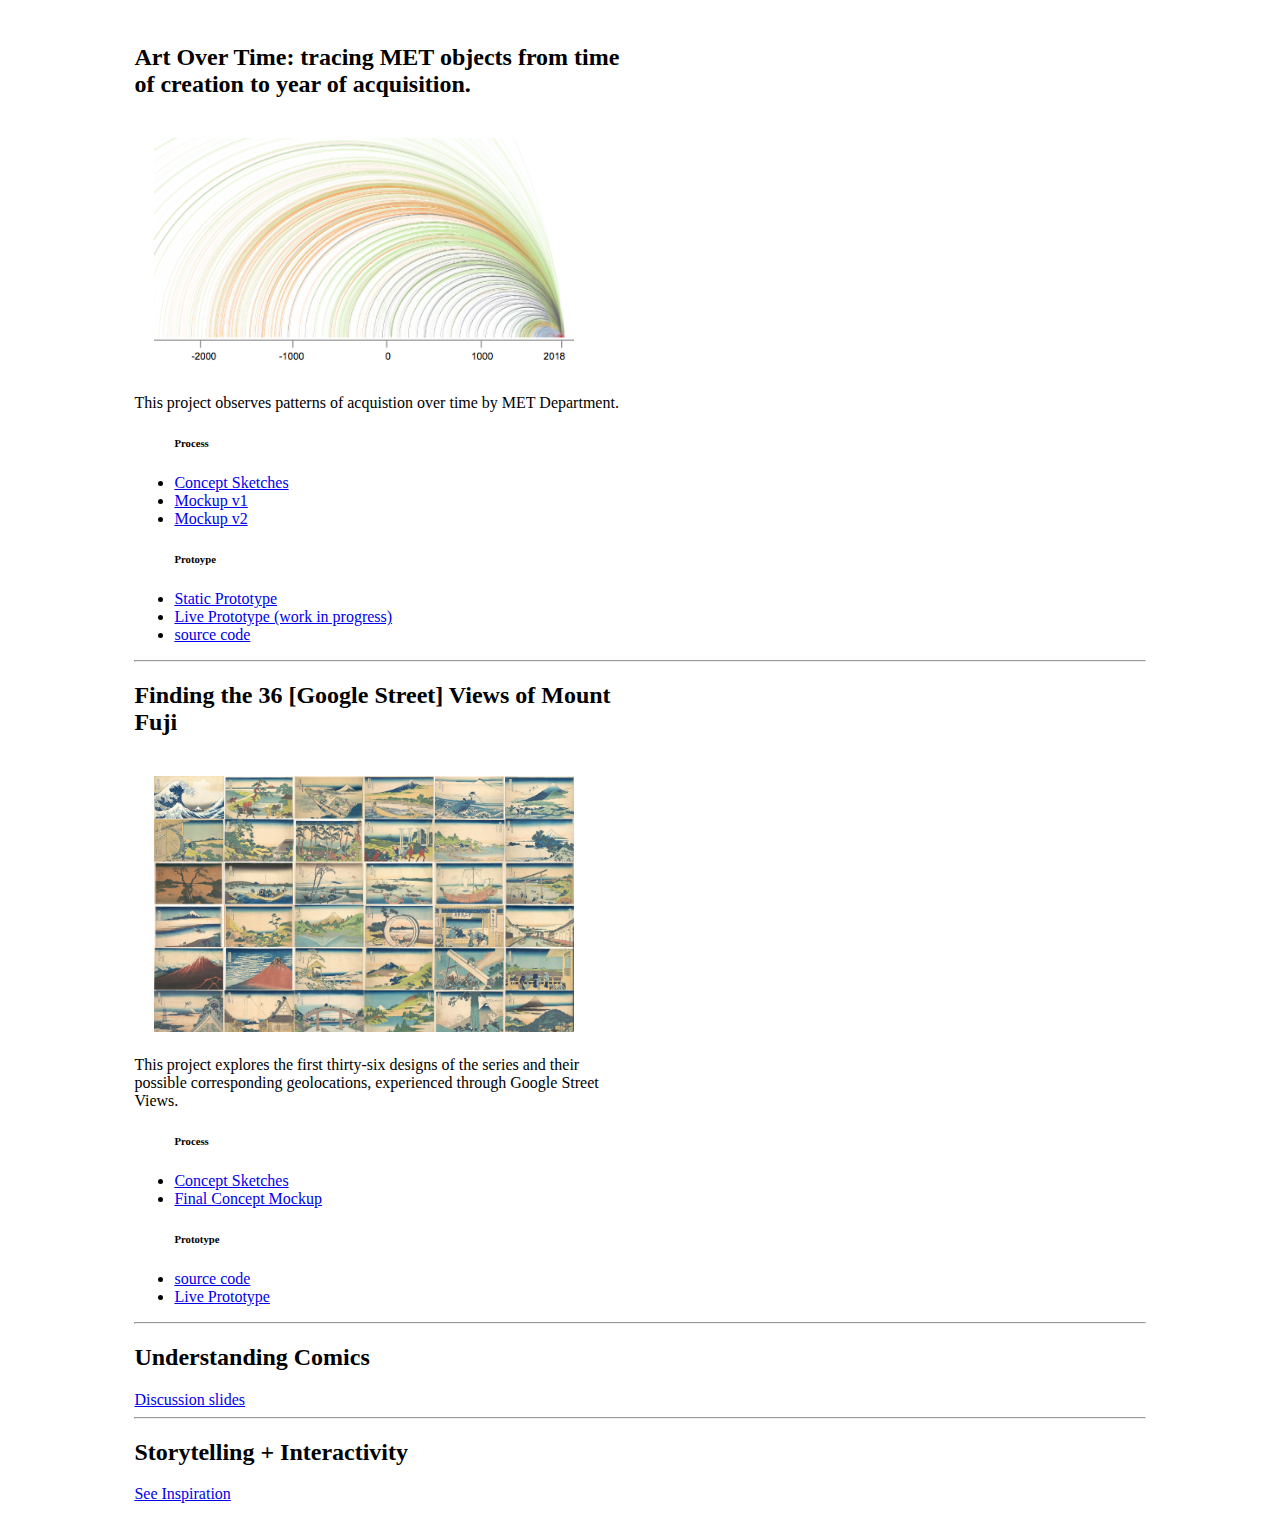
<file: index.html>
<!DOCTYPE html>
<html>
 <head>
    <meta name="viewport" width=device-width, initial-scale=1.0, maximum-scale=1.0, user-scalable=0>
    <link rel="stylesheet" href="https://fonts.googleapis.com/icon?family=Material+Icons">
		<link rel="stylesheet" href="https://code.getmdl.io/1.3.0/material.blue_grey-blue.min.css" />
		<script defer src="https://code.getmdl.io/1.3.0/material.min.js"></script>
		<title>DV5200: cmccaffrey</title>
    <style> 
	    .container {
	    	width: 80%;
	    	margin-right: auto;
	    	margin-left: auto;
	    	padding: 1rem;
	    }
	    .mdl-card__media {
	    	background-color: transparent;
	    }
	    .mdl-card {
	    	width: 500px;
	    }
 		</style>
<body>
	<div class="container">
		<div class="mdl-card">
		  <div class="mdl-card__title">
		    <h2 class="mdl-card__title-text">Art Over Time: tracing MET objects from time of creation to year of acquisition.</h2>
		  </div>
		  <div class="mdl-card__media">
		    <img src="images/project_1.png" width="420" height="auto" border="0" alt="" style="padding:20px;">
		  </div>
		  <div class="mdl-card__supporting-text">
		    This project observes patterns of acquistion over time by MET Department.
		    <ul class='mdl-list'>
		    <h6>Process</h6>
				<li><a href="https://colmccaffrey.github.io/DV5200/project_1/sketches/sketches.pdf" target="_blank">Concept Sketches</a></li>
				<li><a href="https://colmccaffrey.github.io/DV5200/project_1/project_1_mockup.pdf" target="_blank">Mockup v1</a></li>
				<li><a href="https://colmccaffrey.github.io/DV5200/project_1/met-quant-v2.pdf" target="_blank">Mockup v2</a></li>
		    <h6>Protoype</h6>
				<li><a href="https://docs.google.com/presentation/d/1HT89C20icwIsyQ1P0emzybms1OLznjQnzXziGOKhknI/edit?usp=sharing" target="_blank">Static Prototype</a></li>
				<li><a href="https://colmccaffrey.github.io/DV5200/project_1/met-quant/src/index.html" target="_blank">Live Prototype (work in progress)</a> </li>
				<li><a href="https://github.com/colmccaffrey/DV5200/tree/master/project_1/met-quant" target="_blank">source code</a></li>
			</ul>
		  </div>
		</div>
		<hr>
		<div class="mdl-card">
		  <div class="mdl-card__title">
		    <h2 class="mdl-card__title-text">Finding the 36 [Google Street] Views of Mount Fuji</h2>
		  </div>
		  <div class="mdl-card__media">
		    <img src="images/project_2.png" width="420" height="auto" border="0" alt="" style="padding:20px;">
		  </div>
		  <div class="mdl-card__supporting-text">
		    This project explores the first thirty-six designs of the series and their possible corresponding geolocations, experienced through Google Street Views.
		    <ul class='mdl-list'>
			    <h6>Process</h6>
			    <li><a href="https://colmccaffrey.github.io/DV5200/project_2/project_2_sketches.pdf" target="_blank">Concept Sketches</a></li>
					<li><a href="https://colmccaffrey.github.io/DV5200/project_2/process/project-2-final-concept.pdf" target="_blank">Final Concept Mockup</a></li>
					<h6>Prototype</h6>
					<li><a href="https://colmccaffrey.github.io/DV5200/project_2/src/" target="_blank">source code</a></li>
					<li><a href="https://colmccaffrey.github.io/DV5200/project_2/src/index.html" target="_blank">Live Prototype</a></li>
				</ul>
		  </div>
		</div>
		<hr>
		<div class="mdl-card">
			  <div class="mdl-card__title">
			    <h2 class="mdl-card__title-text">Understanding Comics</h2>
			  </div>
			  <div class="mdl-card__supporting-text">
			  <a href="https://docs.google.com/presentation/d/10QfhKpJ1Zsr071LGdhn8gA5P1qWXEGcThfUTdyZX3XM/edit?usp=sharing" target="_blank">Discussion slides</a>
			</div>
		</div>
		<hr>
		<div class="mdl-card">
			  <div class="mdl-card__title">
			    <h2 class="mdl-card__title-text">Storytelling + Interactivity</h2>
			  </div>
			  <div class="mdl-card__supporting-text">
			  <a href="https://docs.google.com/document/d/1muVzu2UZYFQztuV743dhz4veAiXDPmlanpkY2g99rJI/edit?usp=sharing" target="_blank">See Inspiration</a>
			</div>
		</div>
	</div>
</body>
</html>
</file>
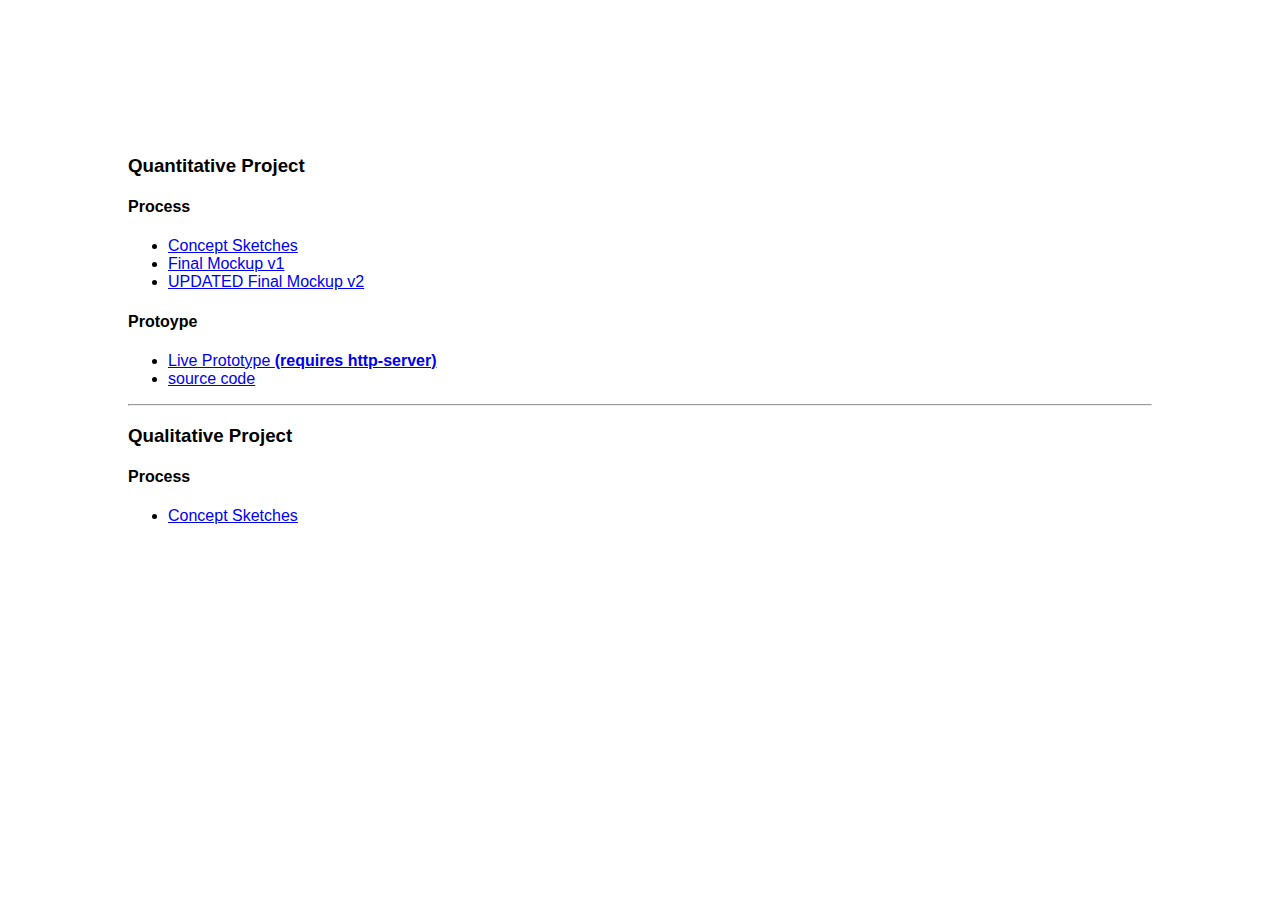
<file: index-2.html>
<!DOCTYPE html>
<html>
 <head>
    <meta name="viewport" width=device-width, initial-scale=1.0, maximum-scale=1.0, user-scalable=0>
    <style> 
    body {margin-left: auto; margin-right: auto; padding: 10%; font-family: 'Open Sans', sans-serif;
 	} 
 	</style>
<body>
	<h3>Quantitative Project</h3>
	<h4>Process</h4>
	<ul>
		<li><a href="https://colmccaffrey.github.io/DV5200/project_1/sketches/sketches.pdf" target="_blank">Concept Sketches</a></li>
		<li><a href="https://colmccaffrey.github.io/DV5200/project_1/project_1_mockup.pdf" target="_blank">Final Mockup v1</a></li>
		<li><a href="https://colmccaffrey.github.io/DV5200/project_1/met-quant-v2.pdf" target="_blank">UPDATED Final Mockup v2</a></li>
	</ul>
	<h4>Protoype</h4>
	<ul>
		<li><a href="https://colmccaffrey.github.io/DV5200/project_1/met-quant/src/index.html" target="_blank">Live Prototype <strong>(requires http-server)</strong></a> </li>
		<li><a href="https://github.com/colmccaffrey/DV5200/tree/master/project_1/met-quant" target="_blank">source code</a></li>
	</ul>
	<hr>
	<h3>Qualitative Project</h3>
	<h4>Process</h4>
	<ul>
		<li><a href="https://colmccaffrey.github.io/DV5200/project_2/project_2_sketches.pdf" target="_blank">Concept Sketches</a></li>

</body>
</html>
</file>
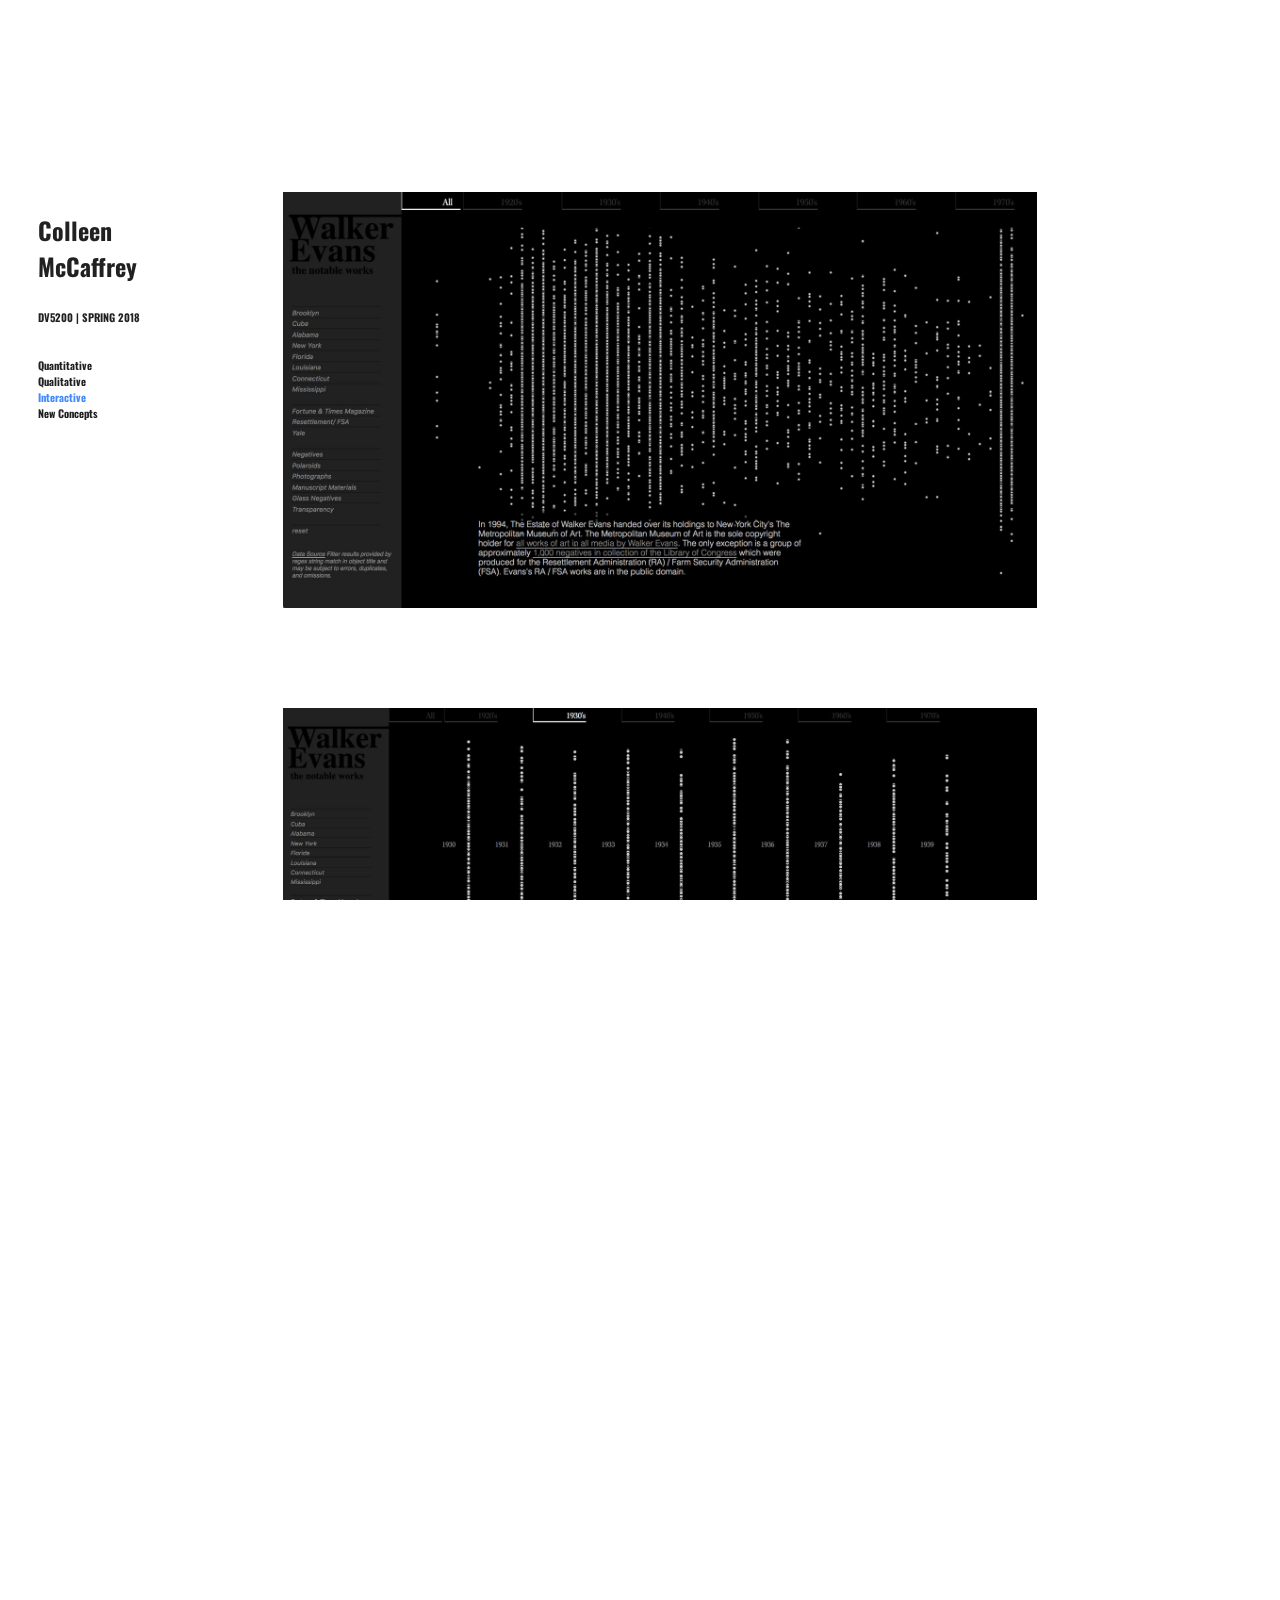
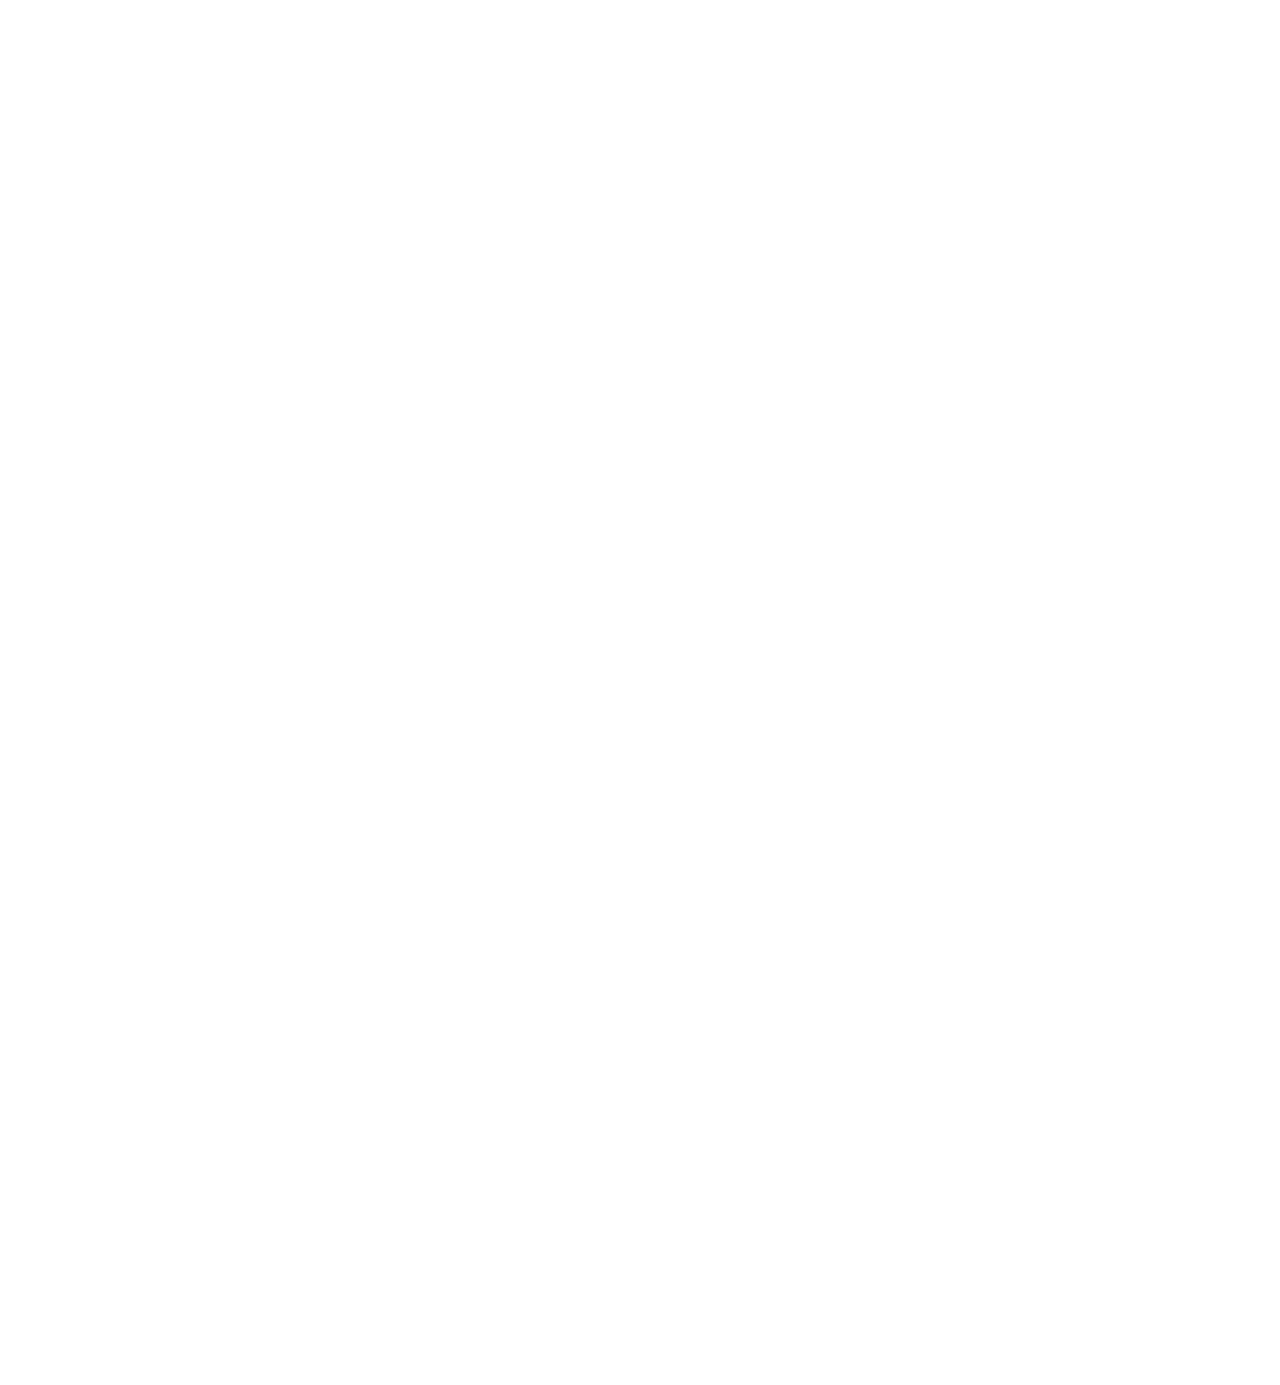
<file: interactive.html>
<!DOCTYPE html>
<html>
 <head>
    <meta name="viewport" width=device-width, initial-scale=1.0, maximum-scale=1.0, user-scalable=0>
    <link rel="stylesheet" href="https://fonts.googleapis.com/icon?family=Material+Icons">
    <link href="https://fonts.googleapis.com/css?family=Oswald|Raleway" rel="stylesheet">
		<link rel="stylesheet" href="https://code.getmdl.io/1.3.0/material.blue_grey-blue.min.css" />
		<link rel="stylesheet" href="assets/css/style.css"/>
		<script defer src="https://code.getmdl.io/1.3.0/material.min.js"></script>
		<title>DV5200: cmccaffrey</title>
    <style> 
 	</style>
	<body>
	<div class="nav">
		<a href="index.html" class="logo"><h2>Colleen</br>McCaffrey</h2></a>
		<h6>DV5200 | SPRING 2018</h6>
		<ul class="navigation">
		<a href="quant.html" ><h6>Quantitative</h6></a>
		<a href="qual.html"><h6>Qualitative</h6></a>
		<a href="interactive.html" class="active"><h6>Interactive</h6></a>
		<a href="mobile.html"><h6>New Concepts</h6></a>
		</ul>
	</div>
	<div class="main">
		<div class="content">
			<img src="assets/images/interactive/image-1.jpg">
			<img src="assets/images/interactive/image-2.jpg">
			<img src="assets/images/interactive/image-3.jpg">
			<img src="assets/images/interactive/alt-view.jpg">
			<iframe src="https://player.vimeo.com/video/269804187" width="640" height="349" frameborder="0" allowfullscreen></iframe>
			<h6>Walker Evans</h6>
			<p>Interactive  project that explores the 9000+ works of  Walker Evans that the Met Museum acquired in 1994. Secondary data offers insight into the life and notable works of Walker Evans.</p>
			<div class="links">
			<h6><a href="https://colmccaffrey.github.io/DV5200/project_3/walker-evans-prototype" target="_blank">prototype</a>  
			<a href="https://github.com/colmccaffrey/DV5200/tree/master/project_3/walker-evans-prototype" target="_blank">source code</a></h6>
			</div>
			<div class="footer">
				<hr>
				<h6>github @colmccaffrey</h6>
			</div>
		</div>
	</div>

</body>
</html>
</file>
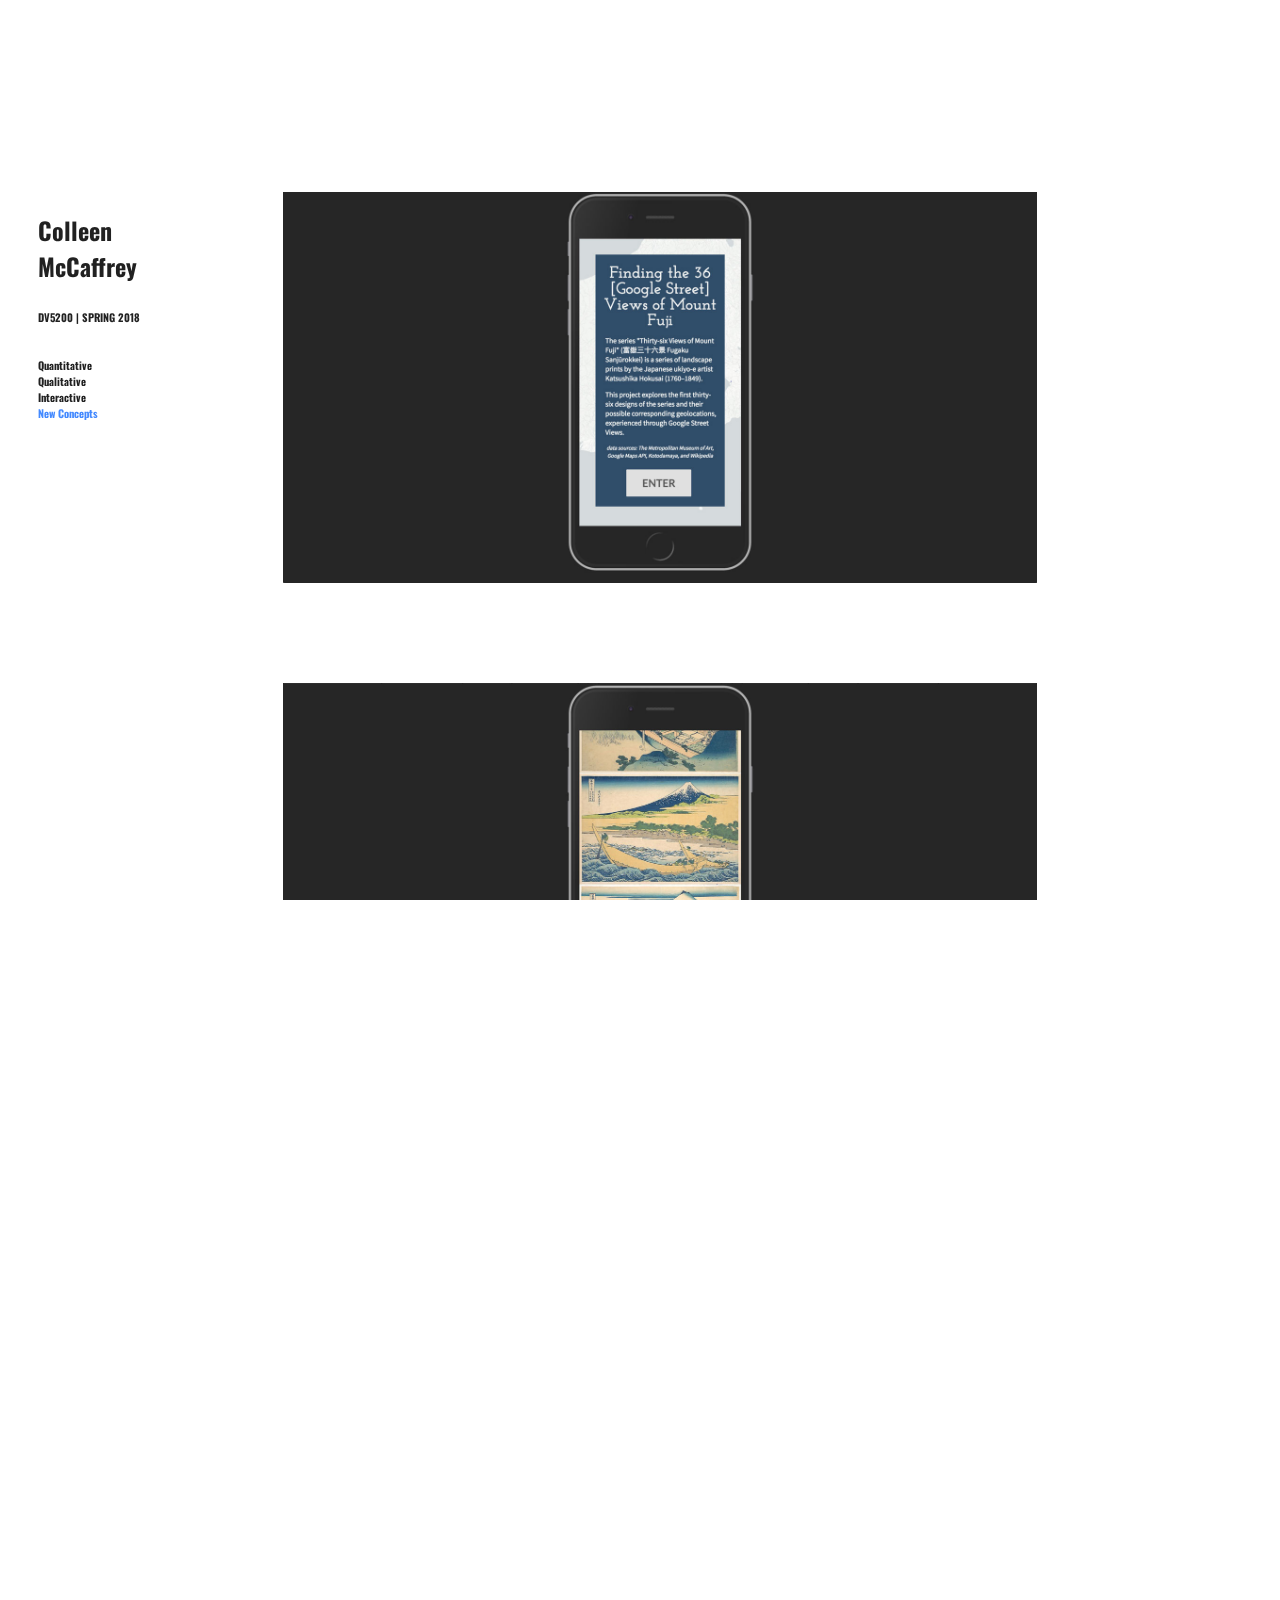
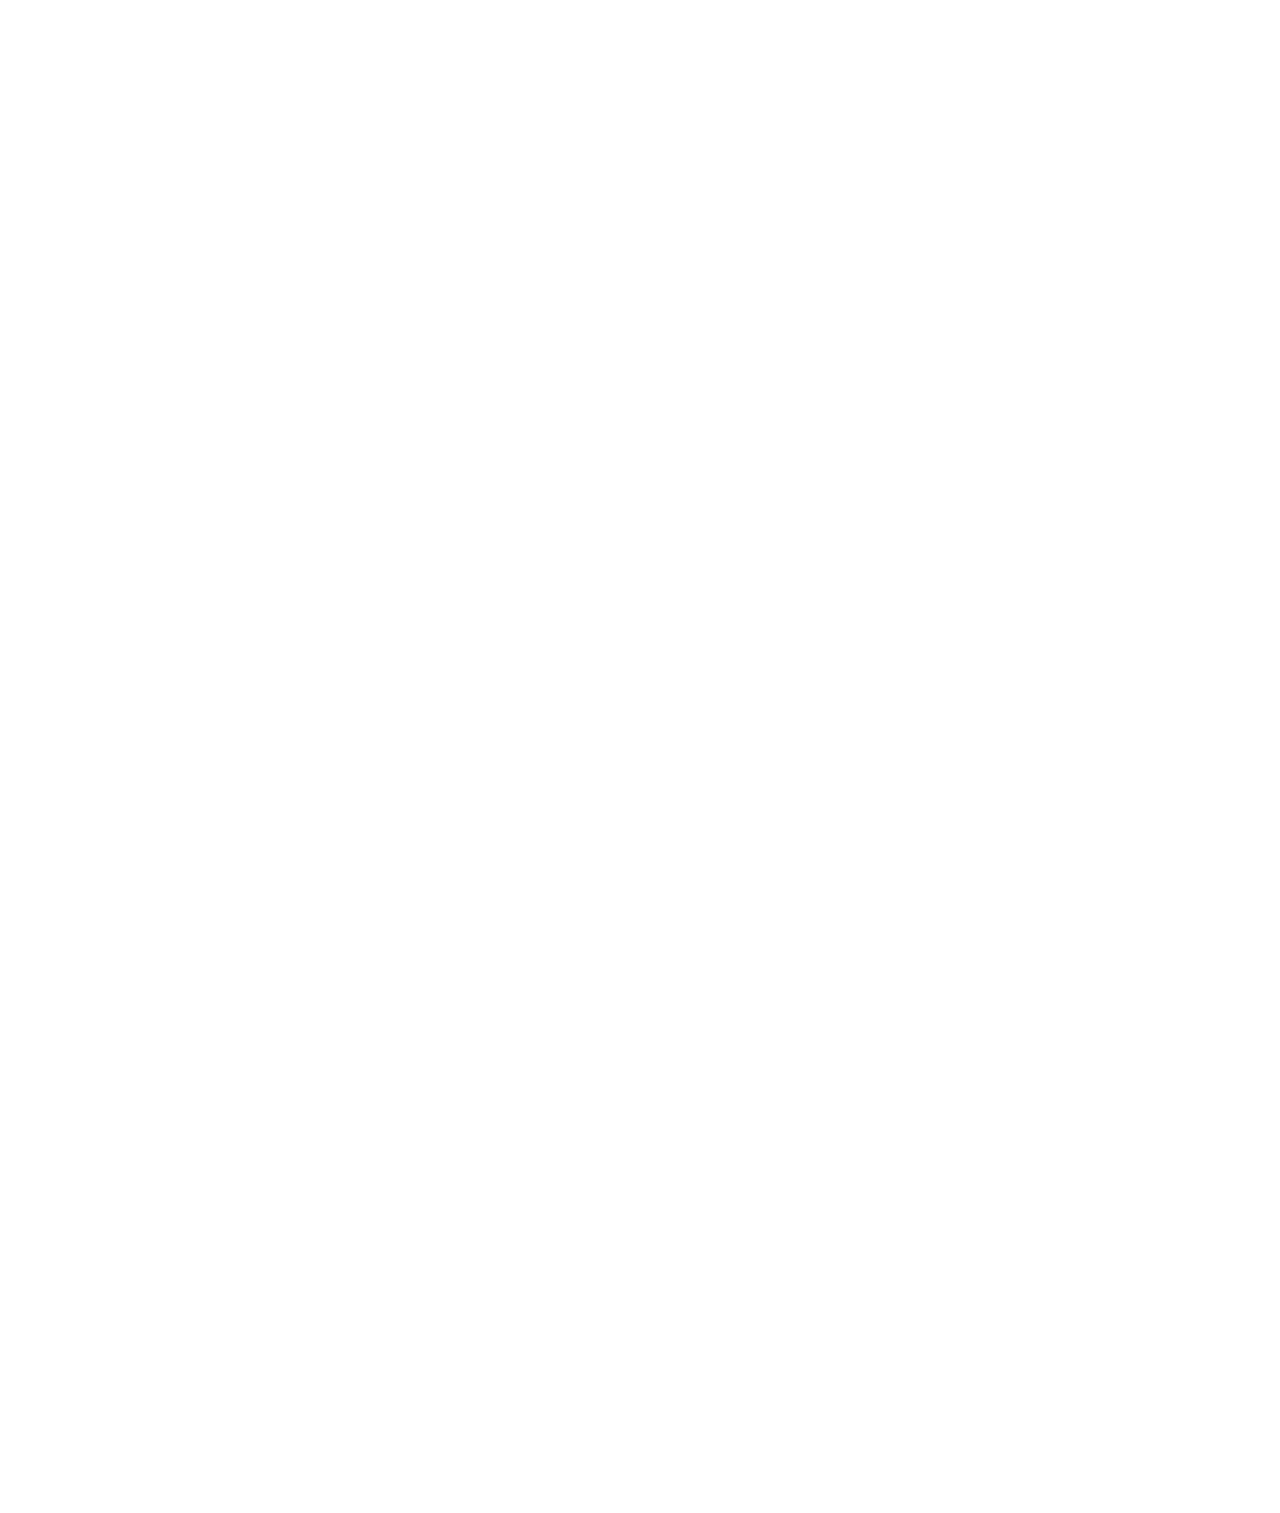
<file: mobile.html>
<!DOCTYPE html>
<html>
 <head>
    <meta name="viewport" width=device-width, initial-scale=1.0, maximum-scale=1.0, user-scalable=0>
    <link rel="stylesheet" href="https://fonts.googleapis.com/icon?family=Material+Icons">
    <link href="https://fonts.googleapis.com/css?family=Oswald|Raleway" rel="stylesheet">
		<link rel="stylesheet" href="https://code.getmdl.io/1.3.0/material.blue_grey-blue.min.css" />
		<link rel="stylesheet" href="assets/css/style.css"/>
		<script defer src="https://code.getmdl.io/1.3.0/material.min.js"></script>
		<title>DV5200: cmccaffrey</title>
    <style> 
 	</style>
	<body>
	<div class="nav">
		<a href="index.html" class="logo"><h2>Colleen</br>McCaffrey</h2></a>
		<h6>DV5200 | SPRING 2018</h6>
		<ul class="navigation">
		<a href="quant.html" ><h6>Quantitative</h6></a>
		<a href="qual.html"><h6>Qualitative</h6></a>
		<a href="interactive.html"><h6>Interactive</h6></a>
		<a href="mobile.html" class="active"><h6>New Concepts</h6></a>
		</ul>
	</div>
	<div class="main">
		<div class="content">
			<img src="assets/images/mobile/image-1.jpg">
			<img src="assets/images/mobile/image-2.jpg">
			<img src="assets/images/mobile/image-3.jpg">
			<img src="assets/images/mobile/image-4.jpg">
			<iframe src="https://player.vimeo.com/video/269805481" width="1200" height="500" frameborder="0" allowfullscreen></iframe>
			<h6>Finding the 36 [Google Street] Views of Mount Fuji</h6>
			<p>new concepts | mobile</p>
			<p><a href="qual.html">Qualitative project</a> that explores the famous series of landscape prints by the Japanese ukiyo-e artist Hokusai, “The Thirty-Six Views of Mount Fuji”. Secondary data maps their corresponding geolocations, and re-imagines the creation experience through Google Street Views.</p>
			<div class="links">
			<h6><a href="https://colmccaffrey.github.io/DV5200/m_project_2/src" target="_blank">mobile prototype</a>  
			<a href="https://github.com/colmccaffrey/DV5200/tree/master/m_project_2/src" target="_blank">source code</a></h6>
			</div>
			<div class="footer">
				<hr>
				<h6>github @colmccaffrey</h6>
			</div>
		</div>
	</div>

</body>
</html>
</file>
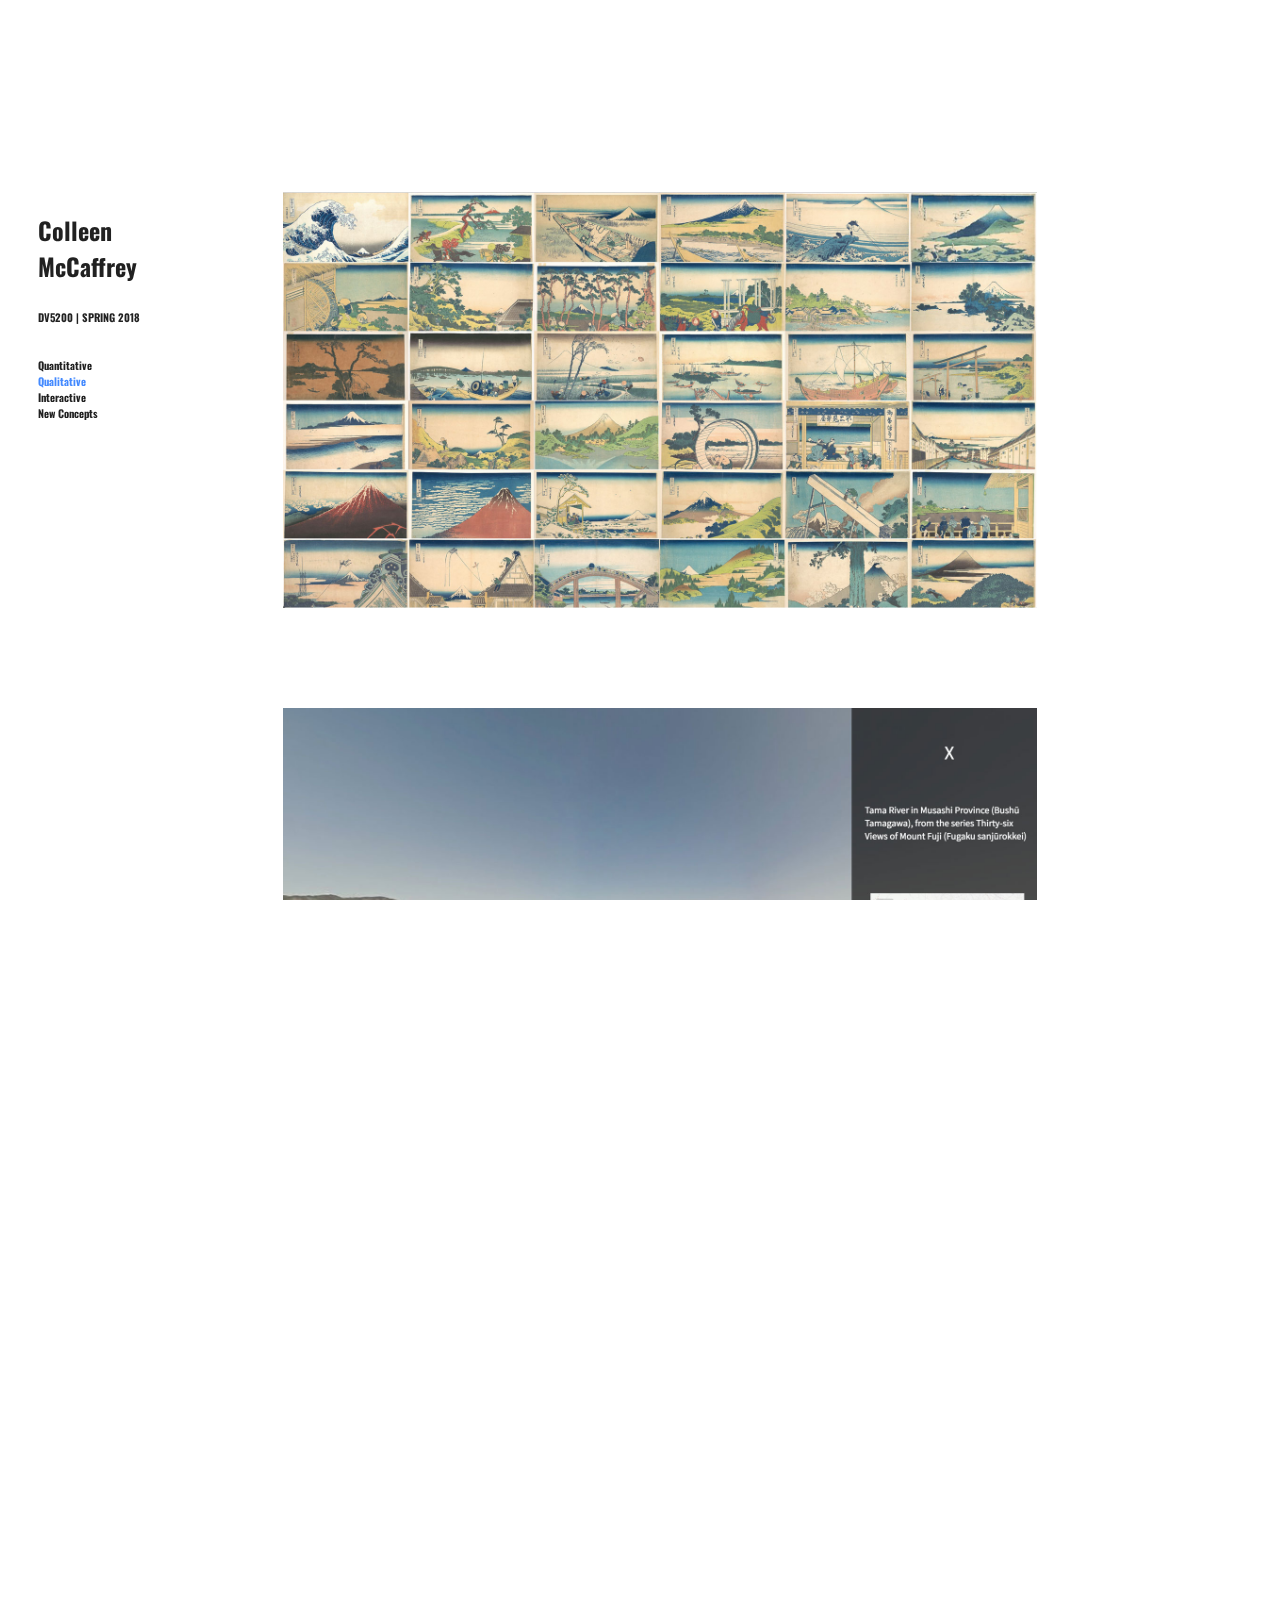
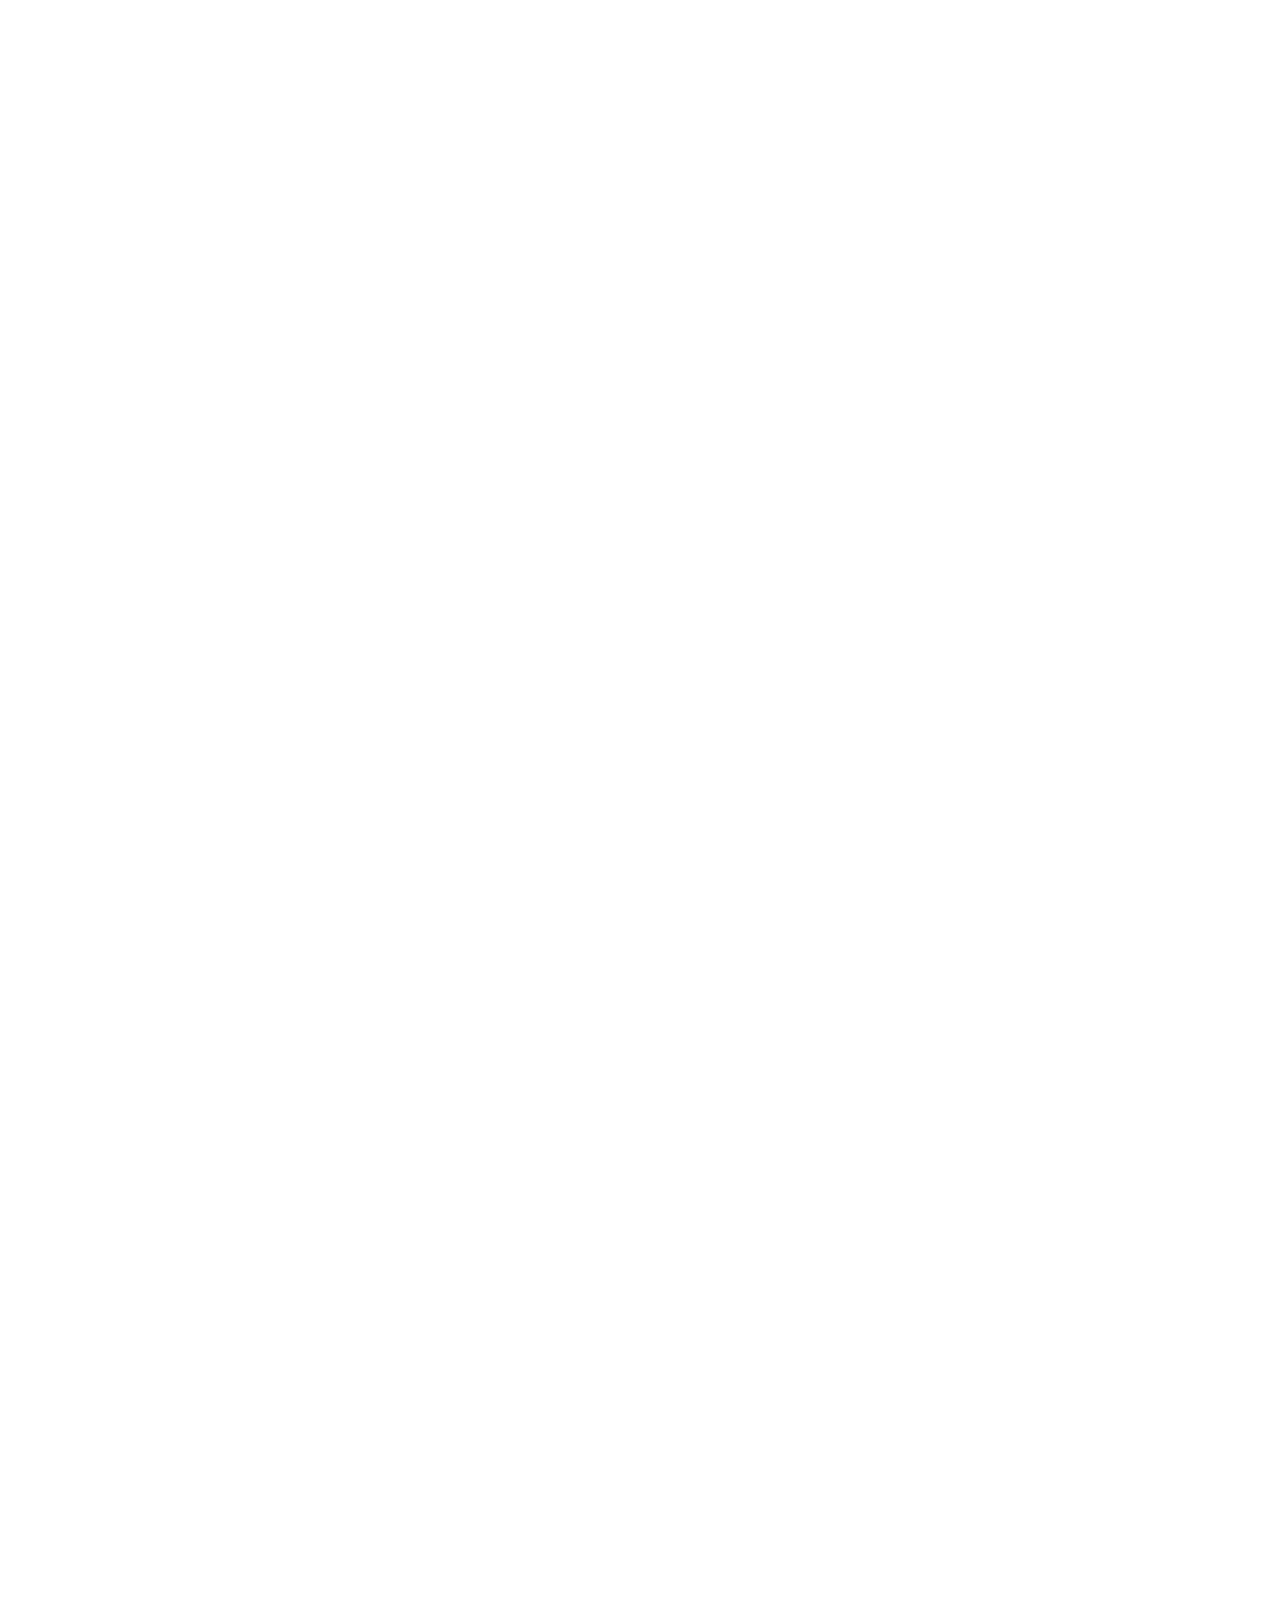
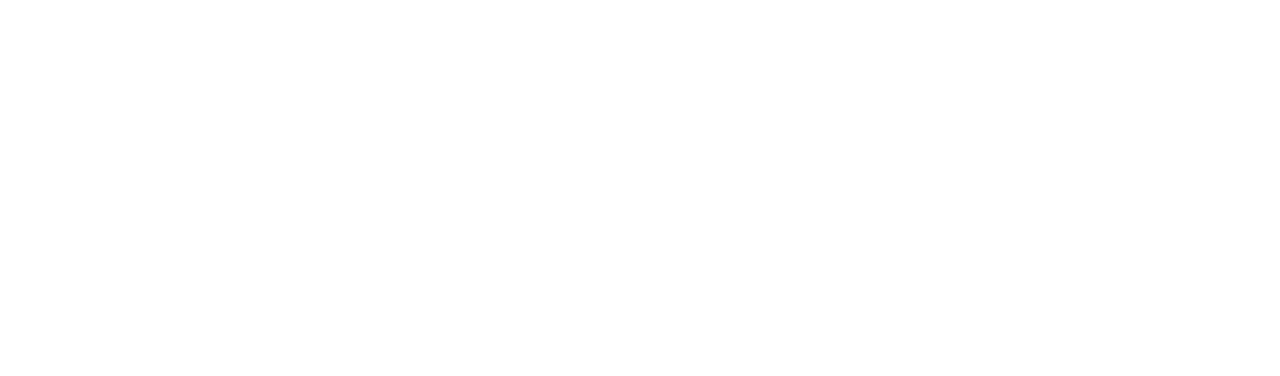
<file: qual.html>
<!DOCTYPE html>
<html>
 <head>
    <meta name="viewport" width=device-width, initial-scale=1.0, maximum-scale=1.0, user-scalable=0>
    <link rel="stylesheet" href="https://fonts.googleapis.com/icon?family=Material+Icons">
    <link href="https://fonts.googleapis.com/css?family=Oswald|Raleway" rel="stylesheet">
		<link rel="stylesheet" href="https://code.getmdl.io/1.3.0/material.blue_grey-blue.min.css" />
		<link rel="stylesheet" href="assets/css/style.css"/>
		<script defer src="https://code.getmdl.io/1.3.0/material.min.js"></script>
		<title>DV5200: cmccaffrey</title>
    <style> 
 	</style>
	<body>
	<div class="nav">
		<a href="index.html" class="logo"><h2>Colleen</br>McCaffrey</h2></a>
		<h6>DV5200 | SPRING 2018</h6>
		<ul class="navigation">
		<a href="quant.html" ><h6>Quantitative</h6></a>
		<a href="qual.html" class="active"><h6>Qualitative</h6></a>
		<a href="interactive.html"><h6>Interactive</h6></a>
		<a href="mobile.html"><h6>New Concepts</h6></a>
		</ul>
	</div>
	<div class="main">
		<div class="content">
			<img src="assets/images/qual/image-2.jpg">
			<img src="assets/images/qual/image-3.jpg">
			<img src="assets/images/qual/image-4.jpg">
			<img src="assets/images/qual/image-5.jpg">
			<h6>Finding the 36 [Google Street] Views of Mount Fuji</h6>
			<iframe src="https://player.vimeo.com/video/269805393" width="1600" height="900" frameborder="0" allowfullscreen></iframe>
			<p>Qualitative  project that explores the famous series of landscape prints by the Japanese ukiyo-e artist Hokusai, “The Thirty-Six Views of Mount Fuji”. Secondary data maps their corresponding geolocations, and re-imagines the creation experience through Google Street Views.</p>
			<div class="links">
			<h6><a href="https://colmccaffrey.github.io/DV5200/project_2/src/index.html" target="_blank">prototype</a>  
			<a href="https://github.com/colmccaffrey/DV5200/tree/master/project_2/src" target="_blank">source code</a></h6>
			</div>
			<div class="footer">
				<hr>
				<h6>github @colmccaffrey</h6>
			</div>
		</div>
	</div>

</body>
</html>
</file>
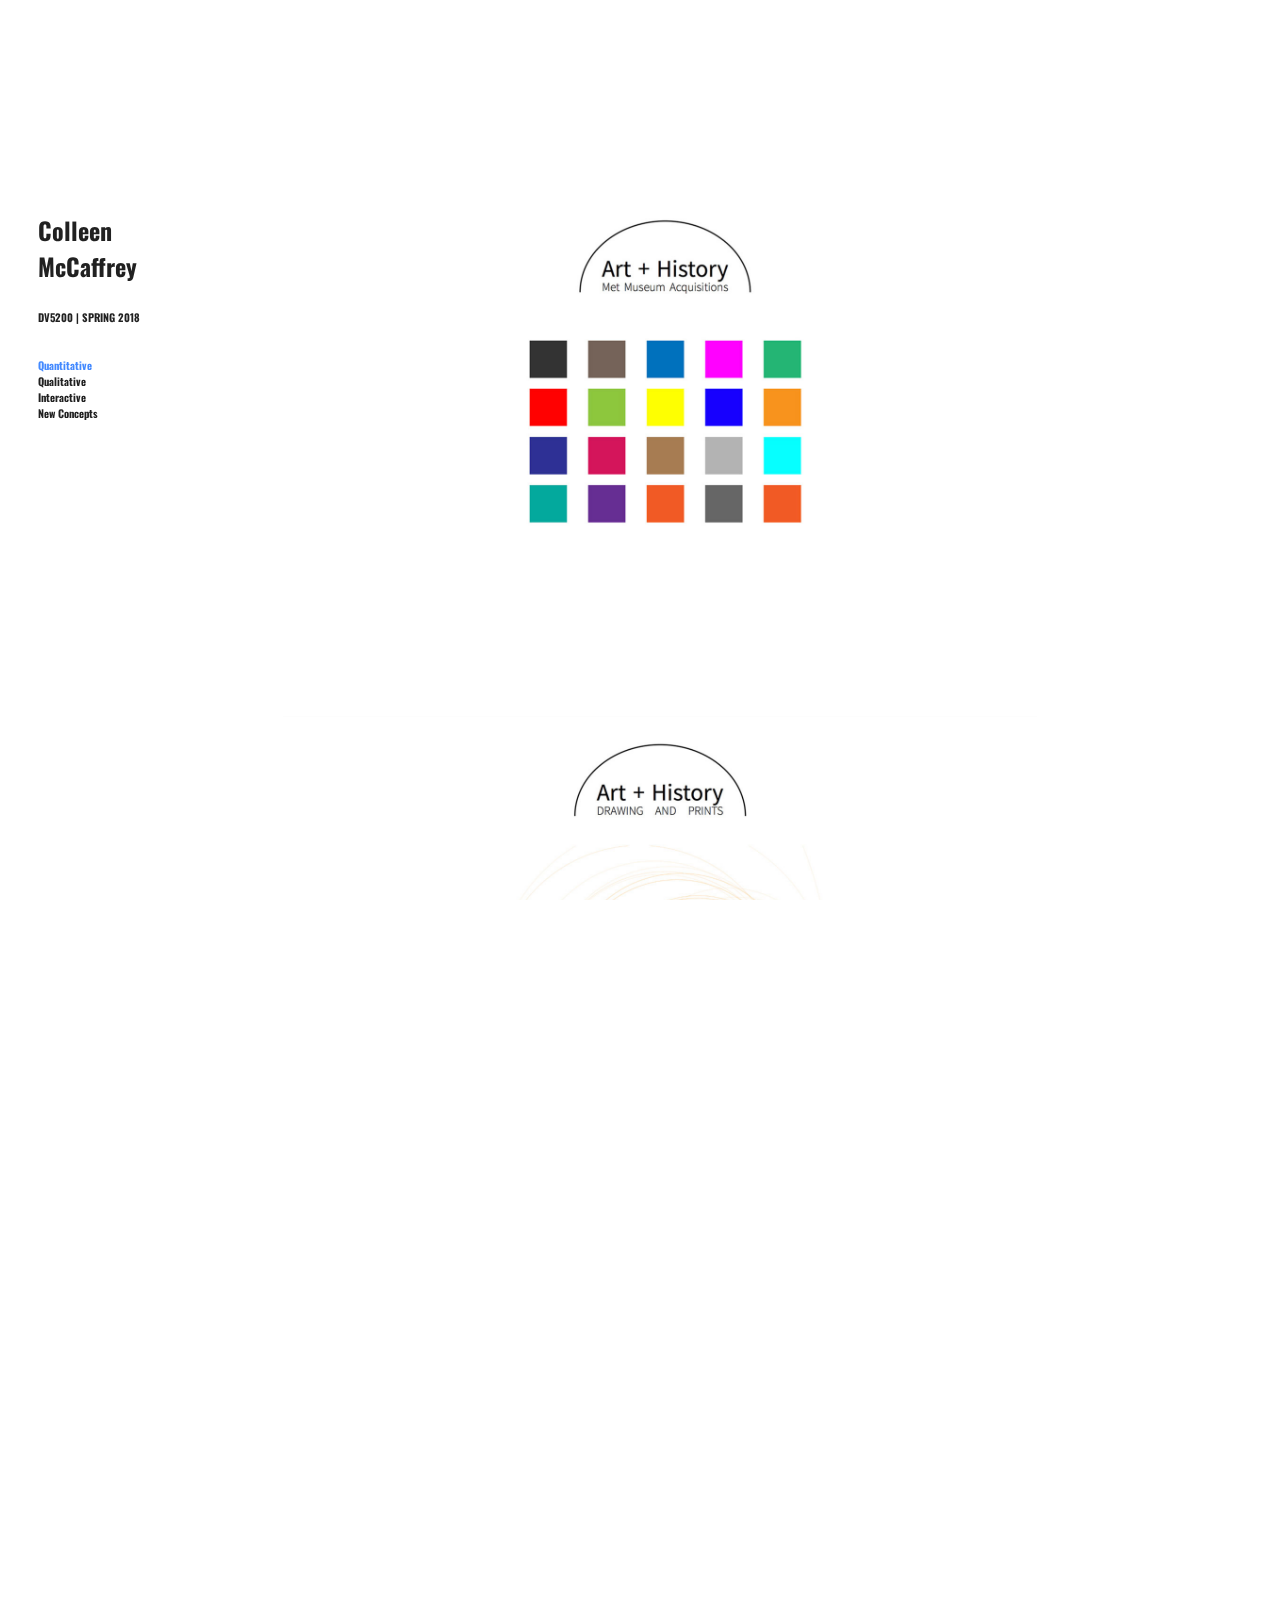
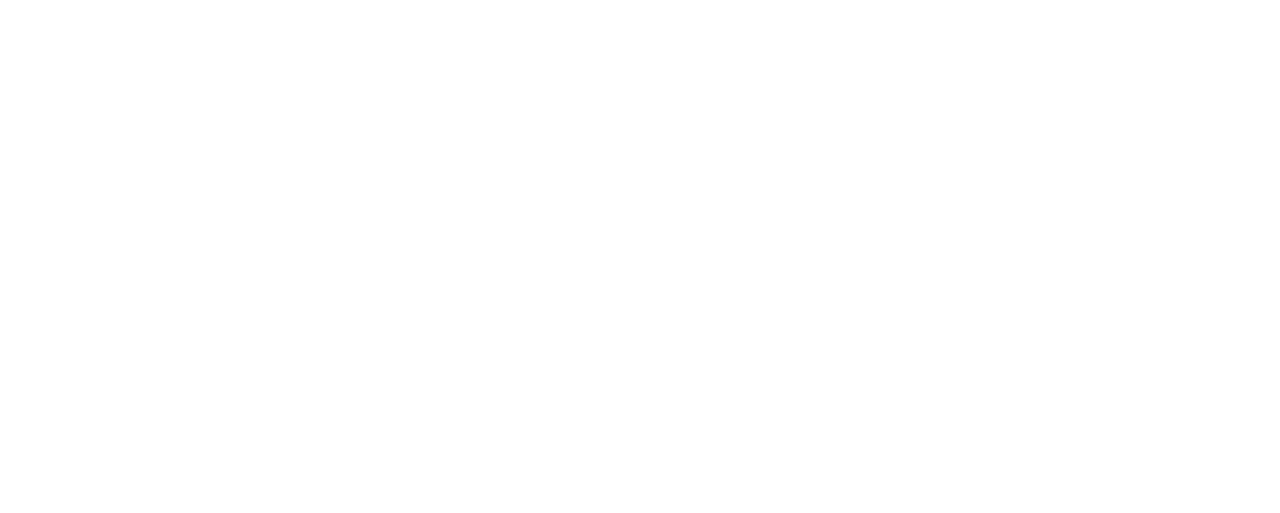
<file: quant.html>
<!DOCTYPE html>
<html>
 <head>
    <meta name="viewport" width=device-width, initial-scale=1.0, maximum-scale=1.0, user-scalable=0>
    <link rel="stylesheet" href="https://fonts.googleapis.com/icon?family=Material+Icons">
    <link href="https://fonts.googleapis.com/css?family=Oswald|Raleway" rel="stylesheet">
		<link rel="stylesheet" href="https://code.getmdl.io/1.3.0/material.blue_grey-blue.min.css" />
		<link rel="stylesheet" href="assets/css/style.css"/>
		<script defer src="https://code.getmdl.io/1.3.0/material.min.js"></script>
		<title>DV5200: cmccaffrey</title>
    <style> 
 	</style>
	<body>
	<div class="nav">
		<a href="index.html" class="logo"><h2>Colleen</br>McCaffrey</h2></a>
		<h6>DV5200 | SPRING 2018</h6>
		<ul class="navigation">
		<a href="quant.html" class="active"><h6>Quantitative</h6></a>
		<a href="qual.html"><h6>Qualitative</h6></a>
		<a href="interactive.html"><h6>Interactive</h6></a>
		<a href="mobile.html"><h6>New Concepts</h6></a>
		</ul>
	</div>
	<div class="main">
		<div class="content">
			<img src="assets/images/quant/image-1.jpg">
			<img src="assets/images/quant/image-3.jpg">
			<img src="assets/images/quant/image-4.jpg">
			<h6>Art + History: Met Museum Acquisitions</h6>
			<p>Quantitative project that observes patterns of acquisition over time sorted by MET Department and year of acquisition. Secondary data offers historical insight to significant events at the time.</p>
			<div class="links">
			<h6><a href="https://colmccaffrey.github.io/DV5200/project_1/met-quant/src/index.html" target="_blank">proof of concept</a>  
			<a href="https://github.com/colmccaffrey/DV5200/tree/master/project_1/met-quant/src" target="_blank">source code</a></h6>
			</div>
			<div class="footer">
				<hr>
				<h6>github @colmccaffrey</h6>
			</div>
		</div>
	</div>

</body>
</html>
</file>
<file: assets/css/style.css>
body {
	font-family: 'Raleway', sans-serif;
	font-size: 16px;
	color: #212121;
	margin: 0;
	height: 100%;
  	width: 100%;
  	overflow: auto;
}

html {
    overflow: hidden;
    height: 100%;
}
h1, h2, h3, h4, h5, h6 {
 	font-family: 'Oswald', sans-serif;
}
iframe {
	margin-bottom: 3rem;
}
.content {
	padding-left: 5%;
}

.content img {
	width: 100%;
	height: auto;
	margin-bottom: 6rem;
}

ul.navigation {
	padding-left: 0;
	list-style: none;
	margin-top: 2rem;
}

a.logo {
	color: #212121;
	text-decoration: none;
}
.navigation a {
	color: #212121;
	text-decoration: none;
}
.navigation a h6 {
	margin-top: 0px;
	margin-bottom: 0px;
}
.thumbnails {
	list-style: none;

}

ul.thumbnails {
	vertical-align: middle;
	margin-left: auto;
	margin-right: auto;

}

.thumbnails li {
	display: inline-block;
	width: 22%;
	margin-right: 2.5%;


}
.thumbnails li img {
	width: 100%;
	height: auto;
	overflow: hidden;

}

.main {
	width: 62%;
	margin-left: auto;
	margin-right: auto;
	height: auto;
	position: relative;
	top: 0;
	background-color: white;
	padding-top: 15%;

}
.active {
	color: rgb(68,138,255) !important;
}

.nav {
	position: fixed;
	height: 100vh;
	width: 100vw;
	color: #212121;
	padding-left: 3%;
	padding-top: 15%;
	
}
.footer {
	margin-top: 3rem;
	margin-bottom: 3rem;
	height: 100px;
	color: #ccc;
}

hr {
	color: #ccc;
}

h6 a {
	font-size: 16px;
	letter-spacing: .1px;
}
@media screen and (max-width: 1200px) {
	.nav {
		position: relative;
		width: auto;
		margin-left: auto;
		margin-right: auto;
		height: auto;
		padding-left: 40px;
	}

	.main {
		padding: 0px;
		width: auto;
	}
}

@media screen and (max-width: 568px) {
		.thumbnails li {
			display: inline-block;
			width: 45%;
		}
		.nav {
			padding-left: 40px;

		}

}
</file>
